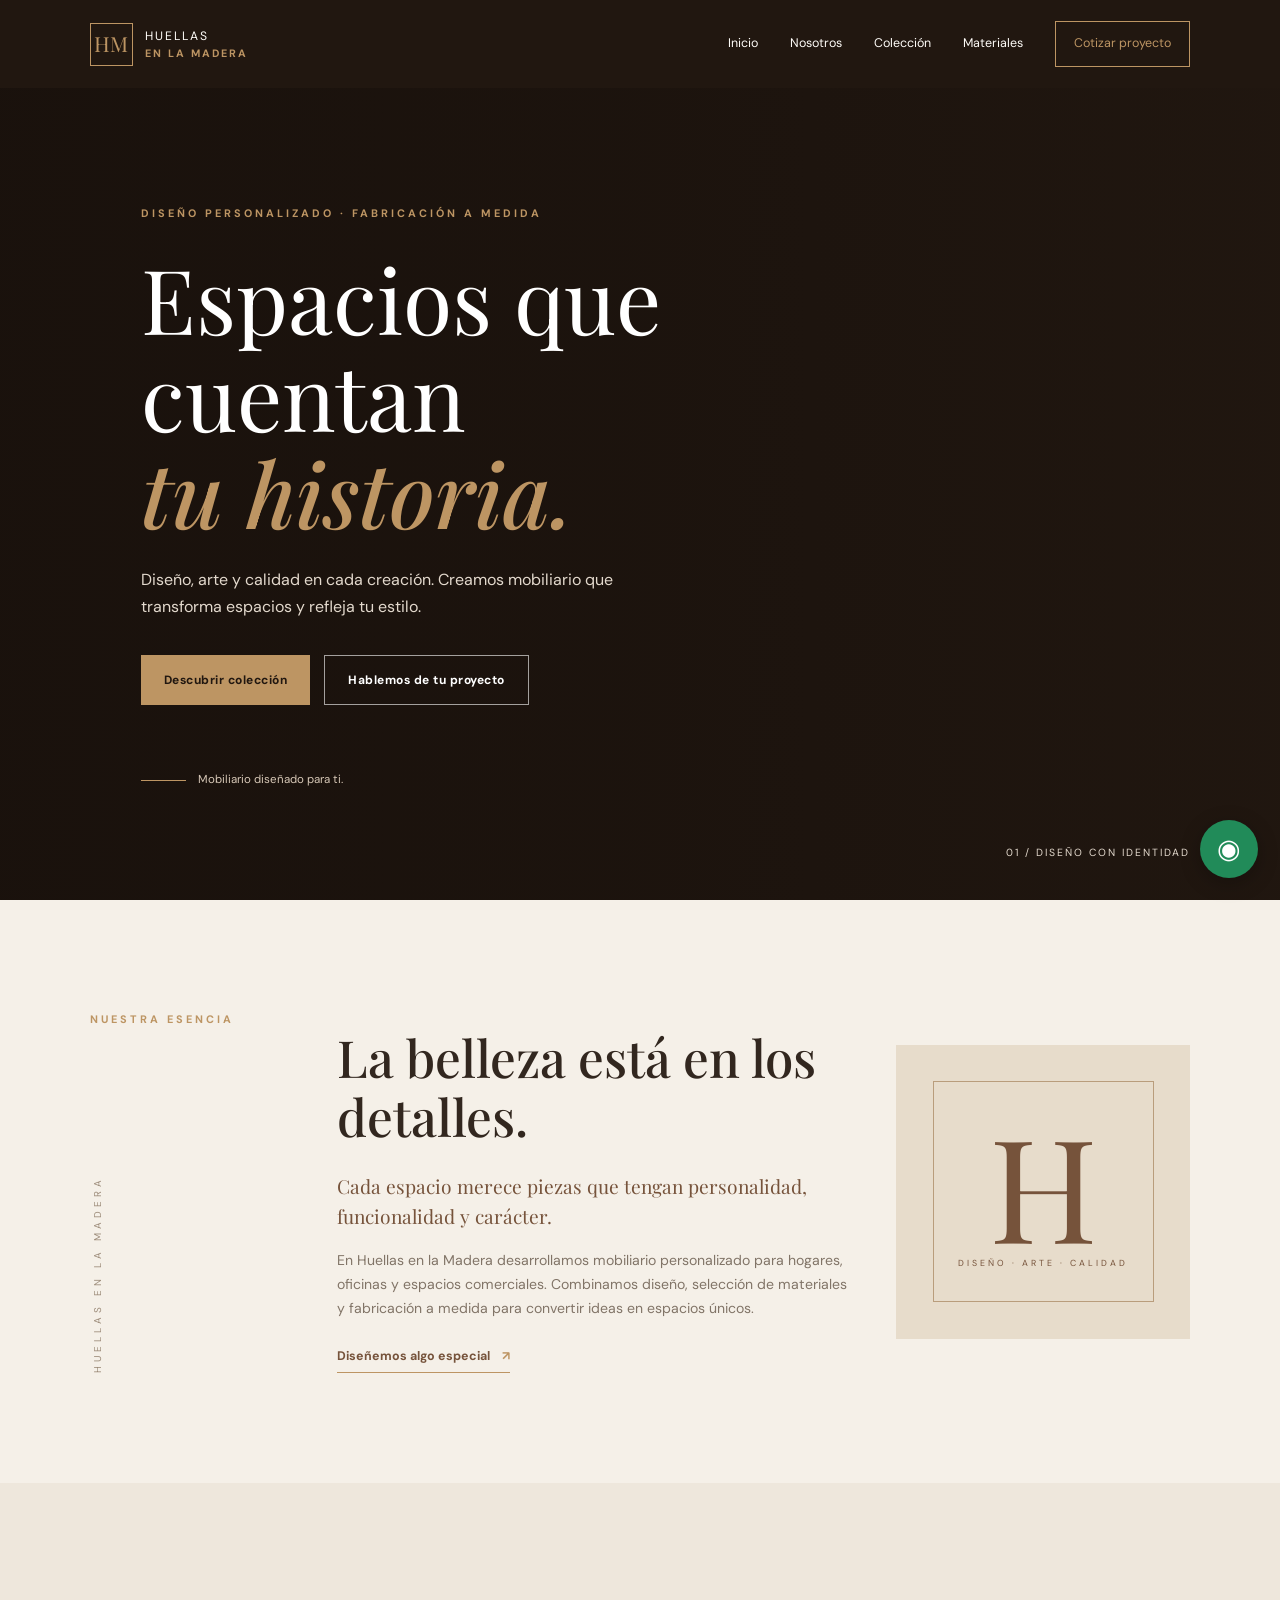
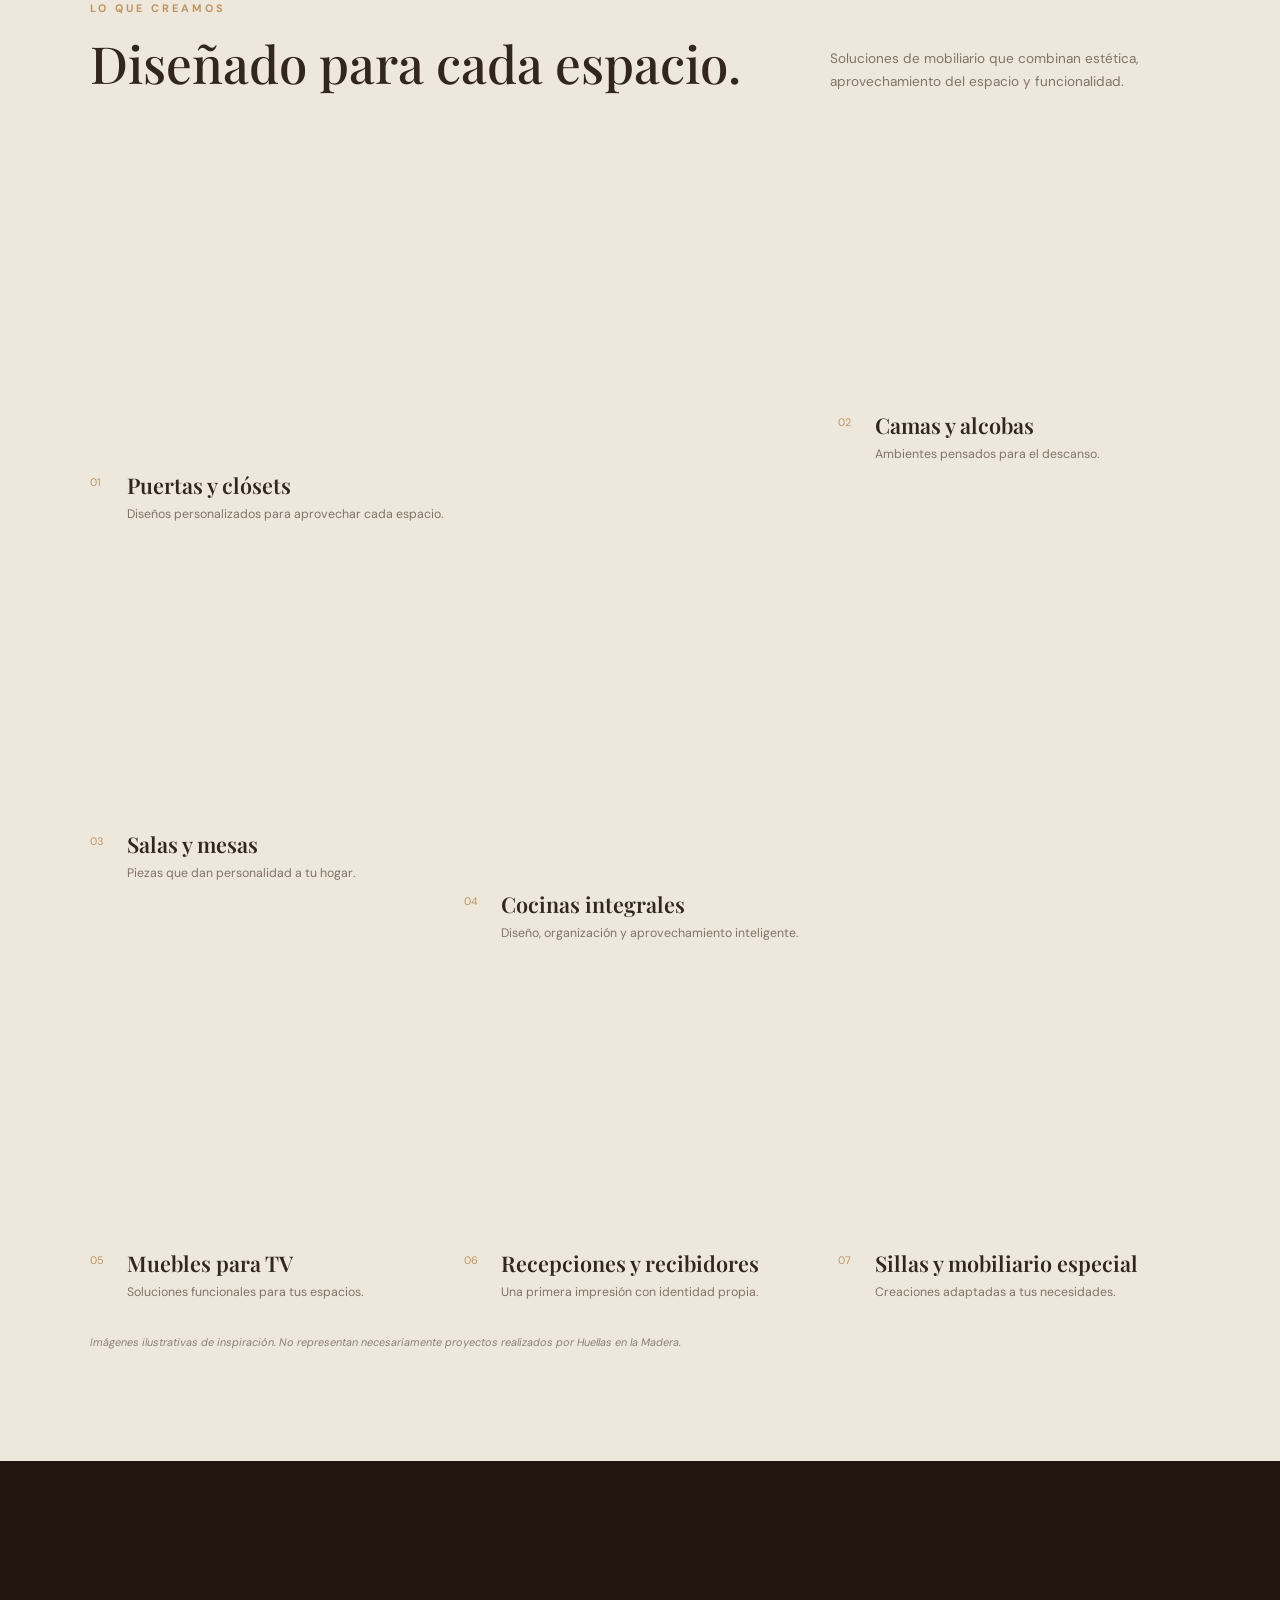
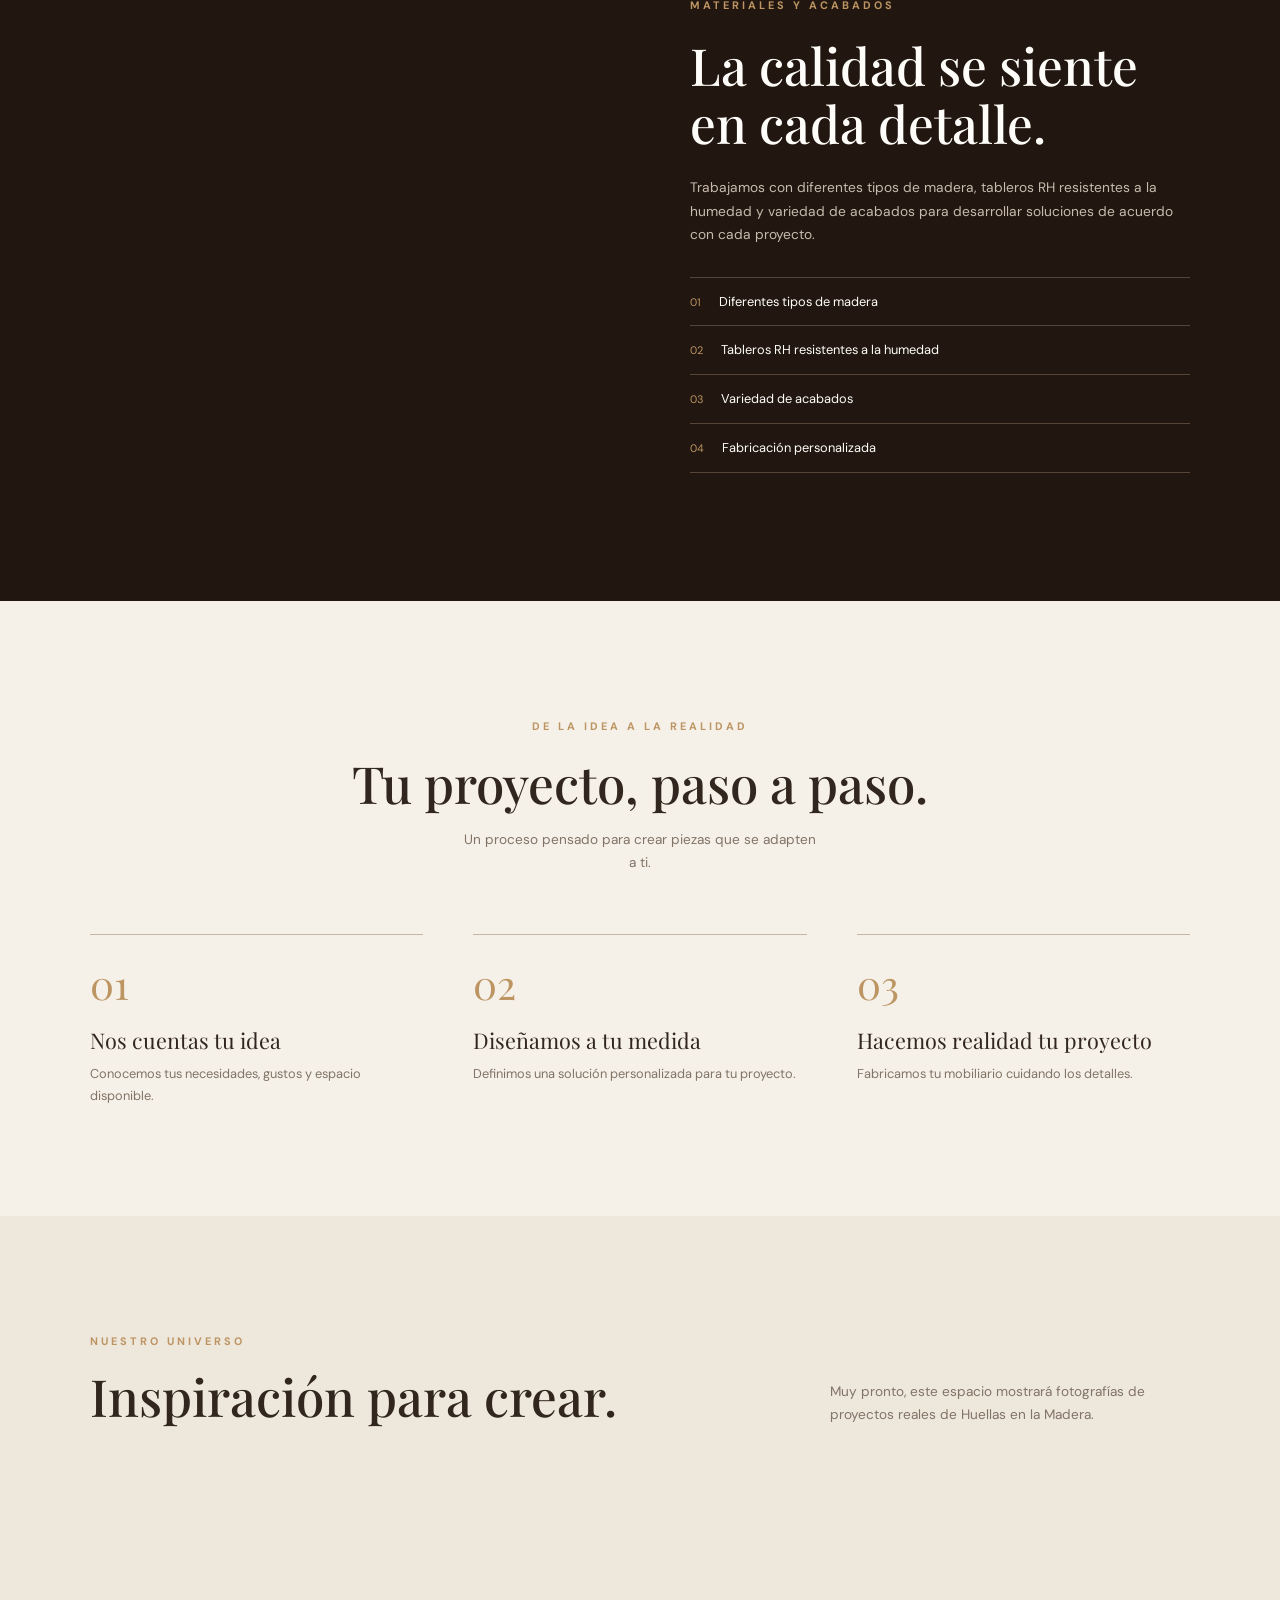
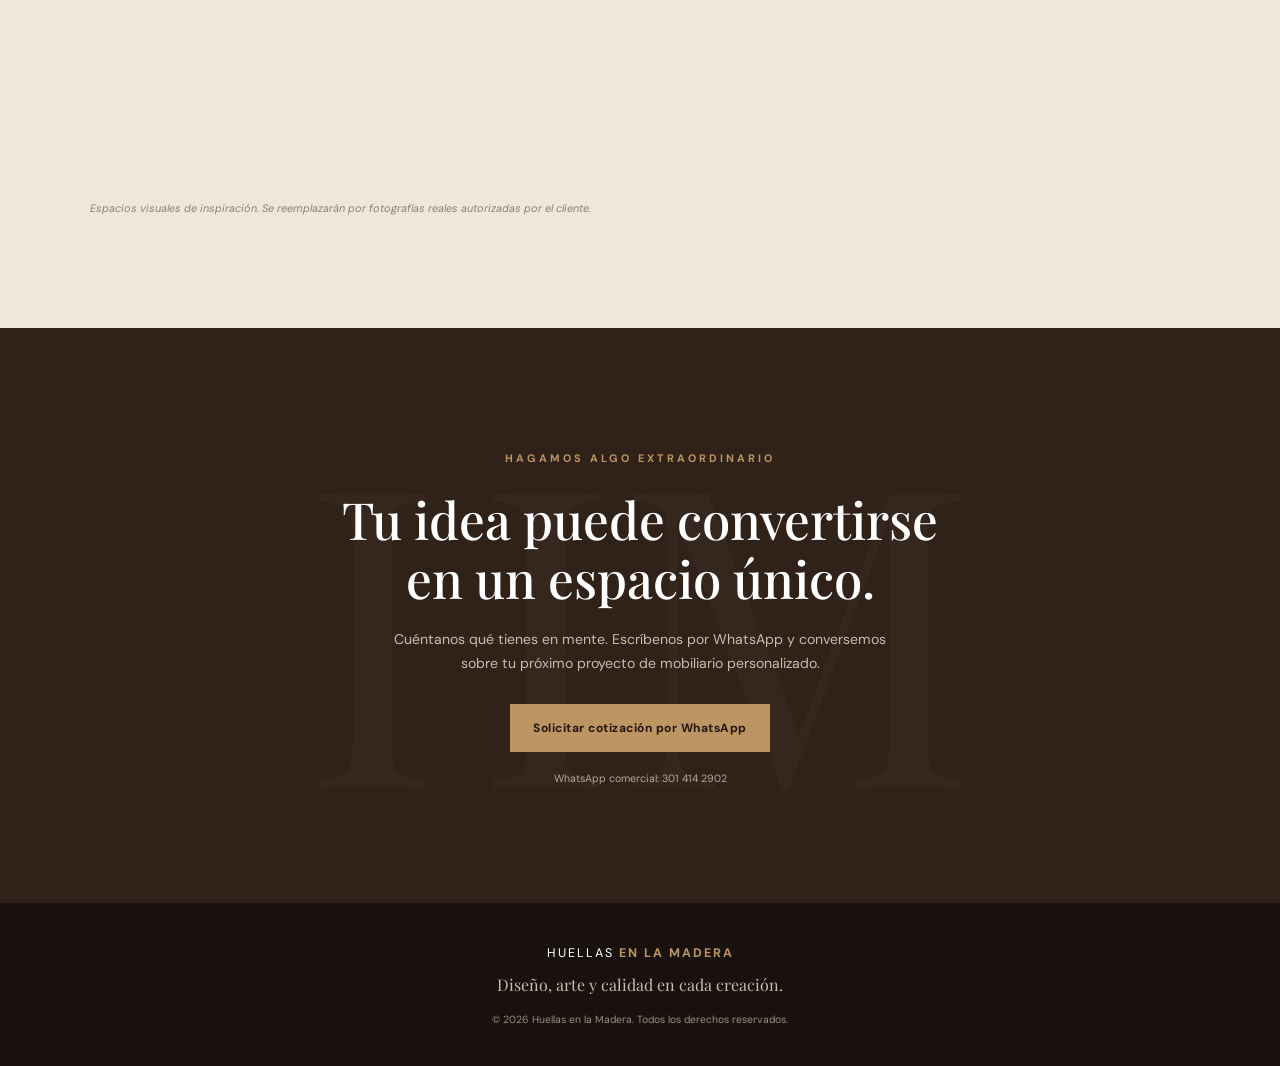
<file: index.html>
<!DOCTYPE html>
<html lang="es">
<head>
  <link rel="canonical" href="https://joaneliasg69-prog.github.io/huellas-en-la-madera/">
  <meta property="og:type" content="website">
  <meta property="og:locale" content="es_CO">
  <meta property="og:site_name" content="HUELLAS EN LA MADERA">
  <meta property="og:title" content="Huellas en la Madera | Muebles personalizados">
  <meta property="og:description" content="Diseño y fabricación de muebles personalizados para hogares, oficinas y espacios comerciales.">
  <meta property="og:url" content="https://joaneliasg69-prog.github.io/huellas-en-la-madera/">
  <meta property="og:image" content="https://images.unsplash.com/photo-1721901950617-76587be1155f?auto=format&fit=crop&w=2000&q=85">
  <meta property="og:image:alt" content="Inspiración de mobiliario y diseño de interiores. Imagen ilustrativa.">
  <meta name="twitter:card" content="summary_large_image">
  <meta name="twitter:title" content="Huellas en la Madera | Muebles personalizados">
  <meta name="twitter:description" content="Diseño y fabricación de muebles personalizados para hogares, oficinas y espacios comerciales.">
  <meta name="twitter:image" content="https://images.unsplash.com/photo-1721901950617-76587be1155f?auto=format&fit=crop&w=2000&q=85">
  <link rel="icon" type="image/svg+xml" href="favicon.svg">

  <meta charset="UTF-8">
  <meta name="viewport" content="width=device-width, initial-scale=1">
  <meta name="theme-color" content="#211710">
  <meta name="description" content="Huellas en la Madera. Diseño y fabricación de muebles personalizados para hogares, oficinas y espacios comerciales.">
  <title>Huellas en la Madera | Muebles personalizados</title>

  <link rel="preconnect" href="https://fonts.googleapis.com">
  <link rel="preconnect" href="https://fonts.gstatic.com" crossorigin>
  <link href="https://fonts.googleapis.com/css2?family=DM+Sans:wght@400;500;600;700&family=Playfair+Display:wght@500;600;700&display=swap" rel="stylesheet">
  <link rel="stylesheet" href="styles.css">
  <script src="script.js" defer></script>
</head>

<body>
<header class="header">
  <a href="#inicio" class="brand" aria-label="Huellas en la Madera, inicio">
    <span class="brand-mark">HM</span>
    <span class="brand-name">HUELLAS <strong>EN LA MADERA</strong></span>
  </a>

  <button class="menu-toggle" id="menuToggle" aria-label="Abrir menú"
          aria-expanded="false" aria-controls="navigation">
    <span></span><span></span><span></span>
  </button>

  <nav class="navigation" id="navigation">
    <a href="#inicio">Inicio</a>
    <a href="#nosotros">Nosotros</a>
    <a href="#coleccion">Colección</a>
    <a href="#materiales">Materiales</a>
    <a href="#contacto" class="nav-cta">Cotizar proyecto</a>
  </nav>
</header>

<main>
<section class="hero" id="inicio">
  <div class="hero-image"></div>
  <div class="hero-overlay"></div>
  <div class="hero-content">
    <span class="eyebrow">DISEÑO PERSONALIZADO · FABRICACIÓN A MEDIDA</span>
    <h1>Espacios que cuentan<br><em>tu historia.</em></h1>
    <p>Diseño, arte y calidad en cada creación. Creamos mobiliario que transforma espacios y refleja tu estilo.</p>
    <div class="hero-actions">
      <a href="#coleccion" class="button button-gold">Descubrir colección</a>
      <a href="#contacto" class="button button-outline">Hablemos de tu proyecto</a>
    </div>
    <div class="hero-note"><span class="note-line"></span>Mobiliario diseñado para ti.</div>
  </div>
  <div class="hero-index">01 / DISEÑO CON IDENTIDAD</div>
</section>

<section class="intro section" id="nosotros">
  <div class="intro-label">
    <span class="eyebrow">NUESTRA ESENCIA</span>
    <span class="vertical-text">HUELLAS EN LA MADERA</span>
  </div>
  <div class="intro-content">
    <h2>La belleza está en los detalles.</h2>
    <p class="intro-lead">Cada espacio merece piezas que tengan personalidad, funcionalidad y carácter.</p>
    <p>En Huellas en la Madera desarrollamos mobiliario personalizado para hogares, oficinas y espacios comerciales. Combinamos diseño, selección de materiales y fabricación a medida para convertir ideas en espacios únicos.</p>
    <a href="#contacto" class="text-link">Diseñemos algo especial <span>↗</span></a>
  </div>
  <div class="intro-decoration">
    <div class="decoration-inner"><span>H</span><small>DISEÑO · ARTE · CALIDAD</small></div>
  </div>
</section>

<section class="collection section" id="coleccion">
  <div class="section-heading">
    <div><span class="eyebrow">LO QUE CREAMOS</span><h2>Diseñado para cada espacio.</h2></div>
    <p>Soluciones de mobiliario que combinan estética, aprovechamiento del espacio y funcionalidad.</p>
  </div>

  <div class="product-grid">
    <article class="product-card product-large">
      <div class="product-photo photo-closets"></div>
      <div class="product-info"><span>01</span><h3>Puertas y clósets</h3><p>Diseños personalizados para aprovechar cada espacio.</p></div>
    </article>
    <article class="product-card">
      <div class="product-photo photo-bedroom"></div>
      <div class="product-info"><span>02</span><h3>Camas y alcobas</h3><p>Ambientes pensados para el descanso.</p></div>
    </article>
    <article class="product-card">
      <div class="product-photo photo-living"></div>
      <div class="product-info"><span>03</span><h3>Salas y mesas</h3><p>Piezas que dan personalidad a tu hogar.</p></div>
    </article>
    <article class="product-card product-large">
      <div class="product-photo photo-kitchen"></div>
      <div class="product-info"><span>04</span><h3>Cocinas integrales</h3><p>Diseño, organización y aprovechamiento inteligente.</p></div>
    </article>
    <article class="product-card">
      <div class="product-photo photo-tv"></div>
      <div class="product-info"><span>05</span><h3>Muebles para TV</h3><p>Soluciones funcionales para tus espacios.</p></div>
    </article>
    <article class="product-card">
      <div class="product-photo photo-office"></div>
      <div class="product-info"><span>06</span><h3>Recepciones y recibidores</h3><p>Una primera impresión con identidad propia.</p></div>
    </article>
    <article class="product-card">
      <div class="product-photo photo-chairs"></div>
      <div class="product-info"><span>07</span><h3>Sillas y mobiliario especial</h3><p>Creaciones adaptadas a tus necesidades.</p></div>
    </article>
  </div>
  <p class="image-disclaimer">Imágenes ilustrativas de inspiración. No representan necesariamente proyectos realizados por Huellas en la Madera.</p>
</section>

<section class="materials section" id="materiales">
  <div class="materials-image"></div>
  <div class="materials-content">
    <span class="eyebrow">MATERIALES Y ACABADOS</span>
    <h2>La calidad se siente en cada detalle.</h2>
    <p>Trabajamos con diferentes tipos de madera, tableros RH resistentes a la humedad y variedad de acabados para desarrollar soluciones de acuerdo con cada proyecto.</p>
    <div class="material-list">
      <div><span>01</span>Diferentes tipos de madera</div>
      <div><span>02</span>Tableros RH resistentes a la humedad</div>
      <div><span>03</span>Variedad de acabados</div>
      <div><span>04</span>Fabricación personalizada</div>
    </div>
  </div>
</section>

<section class="process section">
  <div class="section-heading centered">
    <span class="eyebrow">DE LA IDEA A LA REALIDAD</span>
    <h2>Tu proyecto, paso a paso.</h2>
    <p>Un proceso pensado para crear piezas que se adapten a ti.</p>
  </div>
  <div class="process-grid">
    <article><span class="process-number">01</span><h3>Nos cuentas tu idea</h3><p>Conocemos tus necesidades, gustos y espacio disponible.</p></article>
    <article><span class="process-number">02</span><h3>Diseñamos a tu medida</h3><p>Definimos una solución personalizada para tu proyecto.</p></article>
    <article><span class="process-number">03</span><h3>Hacemos realidad tu proyecto</h3><p>Fabricamos tu mobiliario cuidando los detalles.</p></article>
  </div>
</section>

<section class="gallery section">
  <div class="section-heading">
    <div><span class="eyebrow">NUESTRO UNIVERSO</span><h2>Inspiración para crear.</h2></div>
    <p>Muy pronto, este espacio mostrará fotografías de proyectos reales de Huellas en la Madera.</p>
  </div>
  <div class="gallery-grid">
    <div class="gallery-item gallery-one"></div>
    <div class="gallery-item gallery-two"></div>
    <div class="gallery-item gallery-three"></div>
  </div>
  <p class="image-disclaimer">Espacios visuales de inspiración. Se reemplazarán por fotografías reales autorizadas por el cliente.</p>
</section>

<section class="contact section" id="contacto">
  <div class="contact-decoration">HM</div>
  <div class="contact-content">
    <span class="eyebrow">HAGAMOS ALGO EXTRAORDINARIO</span>
    <h2>Tu idea puede convertirse<br>en un espacio único.</h2>
    <p>Cuéntanos qué tienes en mente. Escríbenos por WhatsApp y conversemos sobre tu próximo proyecto de mobiliario personalizado.</p>
    <a href="https://wa.me/573014142902?text=Hola%2C%20quiero%20solicitar%20una%20cotizaci%C3%B3n%20para%20un%20mueble%20personalizado." class="button button-gold" id="contactButton" target="_blank" rel="noopener noreferrer">Solicitar cotización por WhatsApp</a>
    <small>WhatsApp comercial: 301 414 2902</small>
  </div>
</section>
</main>

<footer class="footer">
  <a href="#inicio" class="footer-brand">HUELLAS <strong>EN LA MADERA</strong></a>
  <p>Diseño, arte y calidad en cada creación.</p>
  <span>© <span id="currentYear"></span> Huellas en la Madera. Todos los derechos reservados.</span>
</footer>

<a class="floating-whatsapp"
   href="https://wa.me/573014142902?text=Hola%2C%20quiero%20informaci%C3%B3n%20sobre%20sus%20muebles."
   target="_blank"
   rel="noopener noreferrer"
   aria-label="Contactar a Huellas en la Madera por WhatsApp">
   <span aria-hidden="true">◉</span>
</a>

</body>
</html>
</file>
<file: styles.css>
/* HUELLAS EN LA MADERA | Diseño premium */
:root {
  --dark:#211710; --dark-soft:#302219; --brown:#76533b;
  --gold:#bd9563; --cream:#f5f0e8; --beige:#e7dccb;
  --text:#32271f; --muted:#817467; --white:#fffdf9;
  --heading:"Playfair Display",Georgia,serif;
  --body:"DM Sans",Arial,sans-serif;
}
*{box-sizing:border-box;margin:0;padding:0}
html{scroll-behavior:smooth}
body{background:var(--cream);color:var(--text);font-family:var(--body);line-height:1.7}
a{color:inherit;text-decoration:none}
button{font:inherit}
.section{padding:110px max(7%,calc((100% - 1250px)/2))}
.eyebrow{font-size:.68rem;letter-spacing:3px;font-weight:700;color:var(--gold)}
.header{height:88px;padding:0 7%;display:flex;align-items:center;justify-content:space-between;background:var(--dark);color:var(--white);position:sticky;top:0;z-index:20}
.brand{display:flex;align-items:center;gap:12px}
.brand-mark{width:43px;height:43px;border:1px solid var(--gold);display:grid;place-items:center;color:var(--gold);font-family:var(--heading);font-size:1.3rem}
.brand-name{font-size:.76rem;letter-spacing:2px;line-height:1.5}
.brand-name strong{display:block;color:var(--gold);font-size:.67rem}
.navigation{display:flex;align-items:center;gap:32px;font-size:.78rem}
.navigation a{transition:color .2s}
.navigation a:hover{color:var(--gold)}
.navigation .nav-cta{border:1px solid var(--gold);padding:11px 18px;color:var(--gold)}
.menu-toggle{display:none;background:none;border:0;color:white}
.hero{min-height:690px;height:calc(100vh - 88px);max-height:850px;position:relative;display:flex;align-items:center;color:white;overflow:hidden;background:var(--dark)}
.hero-image{position:absolute;inset:0;background:url("https://images.unsplash.com/photo-1721901950617-76587be1155f?auto=format&fit=crop&w=2000&q=85") center/cover}
.hero-overlay{position:absolute;inset:0;background:linear-gradient(90deg,rgba(25,17,12,.91),rgba(25,17,12,.66) 48%,rgba(25,17,12,.12))}
.hero-content{position:relative;z-index:1;margin-left:11%;max-width:690px;padding:50px 25px 50px 0}
.hero h1{font:clamp(3.2rem,7vw,6.4rem)/1.08 var(--heading);margin:25px 0}
.hero h1 em{color:var(--gold);font-weight:500}
.hero-content>p{max-width:490px;color:#e3d9cd;font-size:1rem}
.hero-actions{display:flex;gap:14px;flex-wrap:wrap;margin-top:35px}
.button{display:inline-flex;align-items:center;justify-content:center;padding:14px 23px;font-size:.75rem;font-weight:700;letter-spacing:.5px;transition:.25s}
.button-gold{background:var(--gold);color:var(--dark)}
.button-gold:hover{background:#d3b187;transform:translateY(-2px)}
.button-outline{border:1px solid rgba(255,255,255,.6);color:white}
.button-outline:hover{border-color:var(--gold);color:var(--gold)}
.hero-note{display:flex;align-items:center;gap:12px;margin-top:65px;font-size:.72rem;color:#d6c7b6}
.note-line{width:45px;height:1px;background:var(--gold)}
.hero-index{position:absolute;right:7%;bottom:38px;font-size:.65rem;letter-spacing:2px;color:#e3d9cd}
.intro{display:grid;grid-template-columns:.55fr 1.4fr .8fr;gap:45px;align-items:center}
.intro-label{height:100%;display:flex;flex-direction:column;justify-content:space-between}
.vertical-text{writing-mode:vertical-rl;transform:rotate(180deg);letter-spacing:4px;font-size:.62rem;color:#9c8b79}
h2{font:clamp(2.2rem,4vw,3.6rem)/1.15 var(--heading);font-weight:500}
.intro-content h2{max-width:520px;margin:18px 0 25px}
.intro-lead{font:1.2rem/1.6 var(--heading);color:var(--brown);margin-bottom:17px}
.intro-content>p:not(.intro-lead){color:var(--muted);font-size:.88rem;max-width:570px}
.text-link{display:inline-block;margin-top:25px;color:var(--brown);font-size:.78rem;font-weight:700;border-bottom:1px solid var(--gold);padding-bottom:5px}
.text-link span{color:var(--gold);margin-left:9px}
.intro-decoration{aspect-ratio:1;background:var(--beige);display:grid;place-items:center}
.decoration-inner{width:75%;height:75%;border:1px solid #b99d7c;display:flex;flex-direction:column;align-items:center;justify-content:center;color:var(--brown)}
.decoration-inner>span{font:9rem var(--heading);line-height:1}
.decoration-inner small{font-size:.55rem;letter-spacing:3px}
.collection{background:#eee7dc}
.section-heading{display:flex;justify-content:space-between;align-items:end;gap:35px;margin-bottom:48px}
.section-heading h2{margin-top:14px}
.section-heading>p{max-width:360px;color:var(--muted);font-size:.85rem}
.product-grid{display:grid;grid-template-columns:repeat(3,1fr);gap:30px 22px}
.product-card{min-width:0}
.product-photo{height:250px;background-size:cover;background-position:center;transition:transform .5s}
.product-card{overflow:hidden}
.product-card:hover .product-photo{transform:scale(1.035)}
.product-large{grid-column:span 2}
.product-large .product-photo{height:310px}
.photo-closets{background-image:url("https://images.unsplash.com/photo-1721901944646-8b7da57bea7e?auto=format&fit=crop&w=1100&q=80")}
.photo-bedroom{background-image:url("https://images.unsplash.com/photo-1752407828551-a5c11b213472?auto=format&fit=crop&w=1100&q=80")}
.photo-living{background-image:url("https://images.unsplash.com/photo-1721613885852-fcc8a4d41284?auto=format&fit=crop&w=1100&q=80")}
.photo-kitchen{background-image:url("https://images.unsplash.com/photo-1771371282665-545256b20dca?auto=format&fit=crop&w=1100&q=80")}
.photo-tv{background-image:url("https://images.unsplash.com/photo-1794250346636-ea20b56e8528?auto=format&fit=crop&w=1100&q=80")}
.photo-office{background-image:url("https://images.unsplash.com/photo-1772475385509-93fd87a2d4ba?auto=format&fit=crop&w=1100&q=80")}
.photo-chairs{background-image:url("https://images.unsplash.com/photo-1721989516850-a02c70e2fce3?auto=format&fit=crop&w=1100&q=80")}
.product-info{position:relative;padding:20px 2px 5px 37px}
.product-info>span{position:absolute;left:0;top:22px;color:var(--gold);font-size:.68rem}
.product-info h3{font:1.35rem var(--heading);font-weight:600}
.product-info p{font-size:.77rem;color:var(--muted);margin-top:5px}
.image-disclaimer{font-size:.68rem;color:#8c8073;margin-top:25px;font-style:italic}
.materials{background:var(--dark);color:var(--white);display:grid;grid-template-columns:1fr 1fr;gap:9%;align-items:center}
.materials-image{min-height:520px;background:url("https://images.unsplash.com/photo-1678794792916-e5cb1217bed1?auto=format&fit=crop&w=1100&q=85") center/cover}
.materials-content h2{margin:18px 0 23px}
.materials-content>p{color:#c8bbae;font-size:.86rem}
.material-list{margin-top:30px;border-top:1px solid #574638}
.material-list div{padding:13px 0;border-bottom:1px solid #574638;font-size:.8rem}
.material-list span{color:var(--gold);margin-right:18px;font-size:.68rem}
.centered{display:block;text-align:center}
.centered h2{margin:15px 0}
.centered>p{margin:0 auto}
.process-grid{display:grid;grid-template-columns:repeat(3,1fr);gap:50px;margin-top:60px}
.process-grid article{border-top:1px solid #c7b69f;padding-top:22px}
.process-number{font:2.5rem var(--heading);color:var(--gold)}
.process-grid h3{font:1.35rem var(--heading);margin:16px 0 9px}
.process-grid p{font-size:.8rem;color:var(--muted)}
.gallery{background:#eee7dc}
.gallery-grid{display:grid;grid-template-columns:1.2fr 1fr 1fr;gap:18px}
.gallery-item{height:300px;background-size:cover;background-position:center}
.gallery-one{background-image:url("https://images.unsplash.com/photo-1722248213447-6b23d1d4a058?auto=format&fit=crop&w=1000&q=80")}
.gallery-two{background-image:url("https://images.unsplash.com/photo-1755288556391-c4911fa13627?auto=format&fit=crop&w=1000&q=80")}
.gallery-three{background-image:url("https://images.unsplash.com/photo-1722942625605-1b5ac98d2539?auto=format&fit=crop&w=1000&q=80")}
.contact{position:relative;overflow:hidden;background:var(--dark-soft);color:white;text-align:center;padding-top:115px;padding-bottom:115px}
.contact-content{position:relative;z-index:1;max-width:700px;margin:auto}
.contact h2{margin:20px 0}
.contact-content>p{color:#c9bbae;max-width:520px;margin:0 auto 28px;font-size:.88rem}
.contact small{display:block;color:#b8a99a;font-size:.66rem;margin-top:18px}
.contact-decoration{position:absolute;font:26rem var(--heading);color:rgba(255,255,255,.025);left:50%;top:50%;transform:translate(-50%,-50%)}
.footer{background:#18110d;color:#c9bbae;text-align:center;padding:35px 15px}
.footer-brand{font-size:.78rem;letter-spacing:2px;color:white}
.footer-brand strong{color:var(--gold)}
.footer p{font:1rem var(--heading);margin:9px 0}
.footer>span{font-size:.65rem;color:#9b8d80}

@media(max-width:850px){
  .header{height:76px;padding:0 5%}
  .menu-toggle{display:flex;flex-direction:column;gap:5px;padding:10px;cursor:pointer}
  .menu-toggle span{width:24px;height:2px;background:white}
  .navigation{display:none;position:absolute;top:76px;left:0;right:0;background:var(--dark);padding:25px;flex-direction:column;align-items:stretch;gap:20px}
  .navigation.open{display:flex}
  .navigation .nav-cta{text-align:center}
  .hero{height:720px;min-height:600px}
  .hero-content{margin-left:7%;padding-right:7%}
  .intro{grid-template-columns:.3fr 1.7fr}
  .intro-decoration{display:none}
  .materials{gap:5%}
  .materials-image{min-height:430px}
}
@media(max-width:600px){
  .section{padding:75px 7%}
  .hero{height:690px;min-height:0}
  .hero-overlay{background:linear-gradient(90deg,rgba(25,17,12,.9),rgba(25,17,12,.55))}
  .hero-content{margin-left:7%;padding:25px 7% 25px 0}
  .hero h1{font-size:3.25rem}
  .hero-content>p{font-size:.9rem}
  .hero-actions{flex-direction:column;align-items:flex-start}
  .hero-note{margin-top:40px}
  .hero-index{font-size:.55rem}
  .intro{grid-template-columns:1fr;gap:20px}
  .intro-label{height:auto}
  .vertical-text{display:none}
  .section-heading{display:block}
  .section-heading>p{margin-top:18px}
  .product-grid{grid-template-columns:1fr 1fr;gap:25px 14px}
  .product-large{grid-column:span 2}
  .product-photo{height:180px}
  .product-large .product-photo{height:230px}
  .product-info{padding-left:25px}
  .product-info h3{font-size:1.08rem}
  .product-info p{font-size:.7rem}
  .materials{grid-template-columns:1fr}
  .materials-image{min-height:260px}
  .process-grid{grid-template-columns:1fr;gap:30px;margin-top:35px}
  .gallery-grid{grid-template-columns:1fr 1fr}
  .gallery-item{height:190px}
  .gallery-one{grid-column:span 2}
  .contact h2{font-size:2.3rem}
}


/* BOTÓN FLOTANTE DE WHATSAPP */

.floating-whatsapp {
  position: fixed;
  right: 22px;
  bottom: 22px;
  width: 58px;
  height: 58px;
  display: grid;
  place-items: center;
  border-radius: 50%;
  background: #218b59;
  color: #ffffff;
  font-size: 27px;
  box-shadow: 0 5px 20px rgba(0,0,0,.25);
  z-index: 100;
  transition: transform .25s ease;
}

.floating-whatsapp:hover {
  transform: scale(1.08);
}

.floating-whatsapp:focus-visible {
  outline: 3px solid #bd9563;
  outline-offset: 4px;
}

@media (max-width: 600px) {
  .floating-whatsapp {
    right: 16px;
    bottom: 16px;
    width: 54px;
    height: 54px;
  }
}


/* AJUSTE RESPONSIVE: DECORACIÓN HM */
@media (max-width: 600px) {
  .contact-decoration {
    font-size: 12rem;
  }
}
</file>
